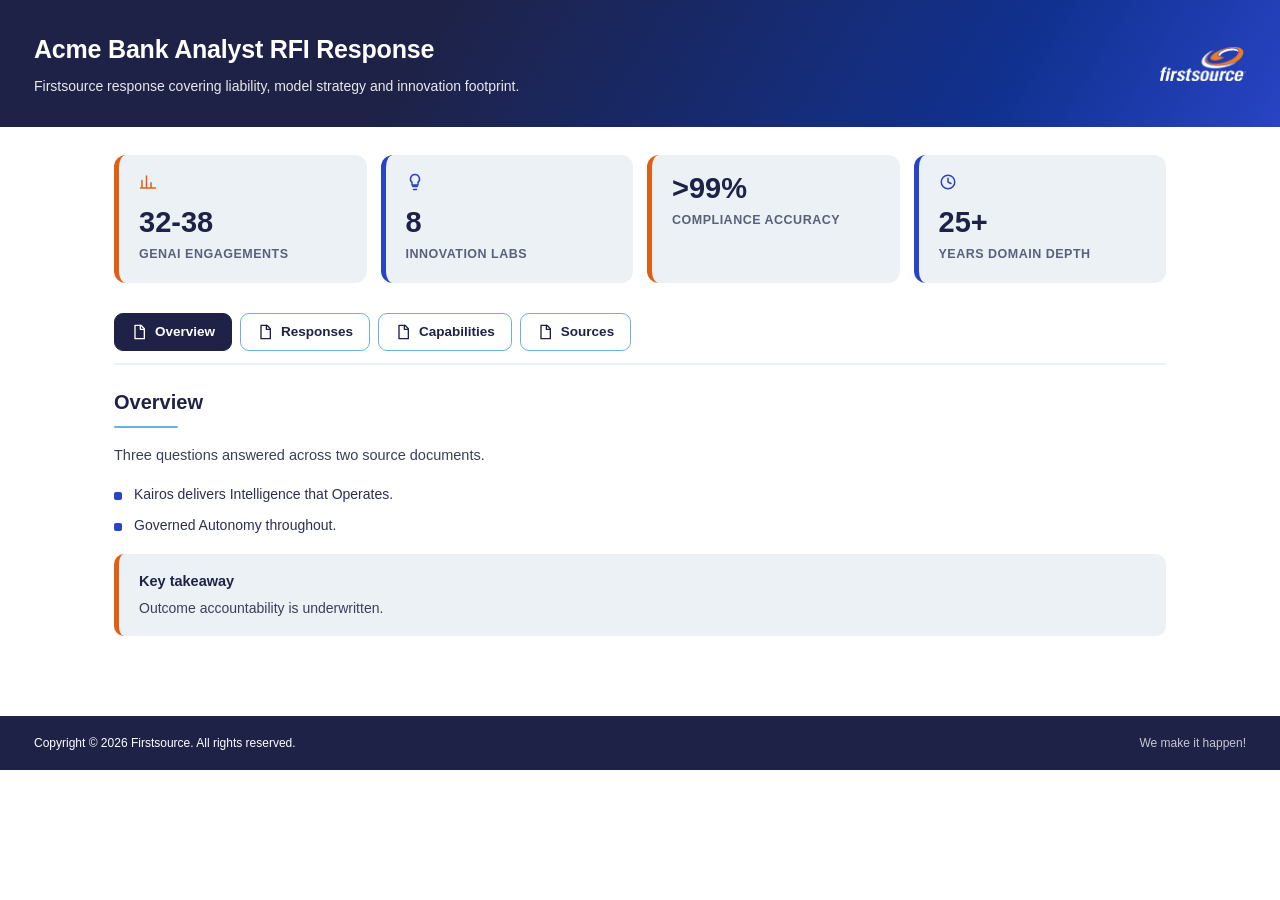
<file: docs/samples/sample-dashboard.html>
<!DOCTYPE html>
<html lang="en">
<head>
<meta charset="UTF-8">
<meta name="viewport" content="width=device-width, initial-scale=1.0">
<title>Acme Bank Analyst RFI Response | Firstsource</title>
<style>

:root{
  color-scheme: light;
  --fs-dark:#1E2247;
  --fs-orange:#DF6014;
  --fs-mid:#113190;
  --fs-bright:#2844C4;
  --fs-light:#6CB1DB;
  --fs-gray:#ECF1F5;
  --ink:#2B3050;
}
*{box-sizing:border-box;margin:0;padding:0;}
body{font-family:'Neue Haas Grotesk Display', 'Franklin Gothic Medium', Arial, sans-serif;background:#fff;color:var(--ink);line-height:1.55;}
a{color:var(--fs-bright);}
.head{background:linear-gradient(120deg,var(--fs-dark) 33%,var(--fs-mid) 78%,var(--fs-bright));
  color:#fff;padding:30px 34px;display:flex;justify-content:space-between;align-items:center;gap:24px;}
.head h1{font-size:25px;font-weight:900;letter-spacing:-.2px;}
.head p{font-size:14px;opacity:.9;margin-top:7px;max-width:70ch;}
.head img{height:34px;width:auto;flex:none;}
.wrap{max-width:1120px;margin:0 auto;padding:28px 34px 60px;}
.metrics{display:grid;grid-template-columns:repeat(auto-fit,minmax(180px,1fr));gap:14px;margin-bottom:30px;}
.metric{background:var(--fs-gray);border-radius:12px;padding:18px 20px;border-left:5px solid var(--fs-bright);}
.metric.accent{border-left-color:var(--fs-orange);}
.metric .v{font-size:29px;font-weight:900;color:var(--fs-dark);line-height:1.1;}
.metric .l{font-size:12.5px;font-weight:600;color:#5a6079;margin-top:6px;text-transform:uppercase;letter-spacing:.5px;}
.metric svg{width:18px;height:18px;color:var(--fs-bright);margin-bottom:8px;}
.metric.accent svg{color:var(--fs-orange);}
h2.section{font-size:20px;font-weight:900;color:var(--fs-dark);margin-bottom:8px;}
h2.section+.rule{height:2px;background:var(--fs-light);width:64px;margin-bottom:16px;border-radius:2px;}
.intro{font-size:14.5px;color:#3a3f5c;margin-bottom:18px;}
ul.bullets{list-style:none;margin:0 0 18px;}
ul.bullets li{position:relative;padding-left:20px;margin-bottom:9px;font-size:14px;}
ul.bullets li::before{content:"";position:absolute;left:0;top:8px;width:8px;height:8px;
  border-radius:2px;background:var(--fs-bright);}
table{width:100%;border-collapse:collapse;margin-bottom:20px;font-size:13.5px;}
th{background:var(--fs-dark);color:#fff;text-align:left;padding:11px 13px;font-weight:700;}
td{padding:10px 13px;border-bottom:1px solid var(--fs-gray);vertical-align:top;}
tr:nth-child(even) td{background:#fafbfd;}
.callout{background:var(--fs-gray);border-left:5px solid var(--fs-orange);border-radius:10px;
  padding:16px 20px;margin-bottom:20px;}
.callout .t{font-weight:900;color:var(--fs-dark);margin-bottom:5px;font-size:14.5px;}
.callout .b{font-size:14px;color:#3a3f5c;}
.qa{margin-bottom:22px;padding-bottom:20px;border-bottom:1px solid var(--fs-gray);}
.qa:last-child{border-bottom:none;}
.qa .n{display:inline-block;background:var(--fs-bright);color:#fff;font-weight:700;font-size:11.5px;
  border-radius:5px;padding:3px 9px;margin-bottom:8px;letter-spacing:.4px;}
.qa .q{font-size:15px;font-weight:700;color:var(--fs-dark);margin-bottom:9px;}
.qa .a{font-size:14px;color:#33384f;}
.qa .a p{margin-bottom:9px;}
.foot{background:var(--fs-dark);color:#fff;padding:18px 34px;font-size:12px;
  display:flex;justify-content:space-between;align-items:center;gap:18px;flex-wrap:wrap;}
.foot img{height:20px;width:auto;opacity:.95;}
.foot .tag{opacity:.75;}
@media print{
  .tabs{display:none;}
  .panel{display:block !important;page-break-before:always;}
  .head{-webkit-print-color-adjust:exact;print-color-adjust:exact;}
}.tabs{display:flex;flex-wrap:wrap;gap:8px;margin-bottom:22px;border-bottom:2px solid var(--fs-gray);padding-bottom:12px;}
.tabs button{border:1.5px solid var(--fs-light);background:#fff;color:var(--fs-dark);border-radius:9px;
  padding:10px 16px;font-family:inherit;font-size:13.5px;font-weight:600;cursor:pointer;
  display:inline-flex;align-items:center;gap:8px;transition:.15s;}
.tabs button svg{width:16px;height:16px;}
.tabs button:hover{border-color:var(--fs-bright);}
.tabs button.active{background:var(--fs-dark);color:#fff;border-color:var(--fs-dark);}
.panel{display:none;}
.panel.active{display:block;}
</style>
</head>
<body>
<div class="head">
  <div>
    <h1>Acme Bank Analyst RFI Response</h1>
<p>Firstsource response covering liability, model strategy and innovation footprint.</p>  </div>
  <img src="[data-uri]" alt="Firstsource">
</div>

<div class="wrap">
  <div class="metrics">
    <div class="metric accent">
<svg viewBox="0 0 24 24" fill="none" stroke="currentColor" stroke-width="2" stroke-linecap="round" stroke-linejoin="round"><path d="M4 20V10M10 20V4M16 20v-7M22 20H2"/></svg>      <div class="v">32-38</div>
      <div class="l">GenAI engagements</div>
    </div>
    <div class="metric">
<svg viewBox="0 0 24 24" fill="none" stroke="currentColor" stroke-width="2" stroke-linecap="round" stroke-linejoin="round"><path d="M9 18h6M10 22h4M12 2a6 6 0 0 0-4 10.5V16h8v-3.5A6 6 0 0 0 12 2z"/></svg>      <div class="v">8</div>
      <div class="l">Innovation labs</div>
    </div>
    <div class="metric accent">
      <div class="v">&gt;99%</div>
      <div class="l">Compliance accuracy</div>
    </div>
    <div class="metric">
<svg viewBox="0 0 24 24" fill="none" stroke="currentColor" stroke-width="2" stroke-linecap="round" stroke-linejoin="round"><circle cx="12" cy="12" r="9"/><path d="M12 7v5l4 2"/></svg>      <div class="v">25+</div>
      <div class="l">Years domain depth</div>
    </div>
  </div>

  <div class="tabs" role="tablist">
    <button role="tab" data-target="tab-0"
            aria-controls="tab-0"
            aria-selected="true"
            class="active">
      <svg viewBox="0 0 24 24" fill="none" stroke="currentColor" stroke-width="2" stroke-linecap="round" stroke-linejoin="round"><path d="M6 2h9l5 5v15H6z"/><path d="M14 2v6h6"/></svg><span>Overview</span>
    </button>
    <button role="tab" data-target="tab-1"
            aria-controls="tab-1"
            aria-selected="false"
            class="">
      <svg viewBox="0 0 24 24" fill="none" stroke="currentColor" stroke-width="2" stroke-linecap="round" stroke-linejoin="round"><path d="M6 2h9l5 5v15H6z"/><path d="M14 2v6h6"/></svg><span>Responses</span>
    </button>
    <button role="tab" data-target="tab-2"
            aria-controls="tab-2"
            aria-selected="false"
            class="">
      <svg viewBox="0 0 24 24" fill="none" stroke="currentColor" stroke-width="2" stroke-linecap="round" stroke-linejoin="round"><path d="M6 2h9l5 5v15H6z"/><path d="M14 2v6h6"/></svg><span>Capabilities</span>
    </button>
    <button role="tab" data-target="tab-3"
            aria-controls="tab-3"
            aria-selected="false"
            class="">
      <svg viewBox="0 0 24 24" fill="none" stroke="currentColor" stroke-width="2" stroke-linecap="round" stroke-linejoin="round"><path d="M6 2h9l5 5v15H6z"/><path d="M14 2v6h6"/></svg><span>Sources</span>
    </button>
  </div>

  <section class="panel active" id="tab-0" role="tabpanel">
    <h2 class="section">Overview</h2>
    <div class="rule"></div>
<p class="intro">Three questions answered across two source documents.</p>
    <ul class="bullets">
<li>Kairos delivers Intelligence that Operates.</li><li>Governed Autonomy throughout.</li>    </ul>



    <div class="callout">
<div class="t">Key takeaway</div><div class="b">Outcome accountability is underwritten.</div>    </div>
  </section>
  <section class="panel" id="tab-1" role="tabpanel">
    <h2 class="section">Responses</h2>
    <div class="rule"></div>
<p class="intro">Answers preserve the client&#39;s original numbering.</p>

      <div class="qa">
<span class="n">Q1</span>        <div class="q">Describe your liability and indemnification model.</div>
        <div class="a"><p>Liability is capped at 12 months of service fees, direct damages only.</p><p>Firstsource carries E&amp;O and cyber-liability insurance.</p></div>
      </div>
      <div class="qa">
<span class="n">Q7</span>        <div class="q">Do you build foundational models?</div>
        <div class="a"><p>Firstsource does not build foundational LLMs. It builds domain-specific models.</p></div>
      </div>
      <div class="qa">
<span class="n">3.2(a)</span>        <div class="q">What is your innovation lab footprint?</div>
        <div class="a"><p>Eight labs and 95 FTE, with 12+ proprietary solutions in the past 12 months.</p></div>
      </div>


  </section>
  <section class="panel" id="tab-2" role="tabpanel">
    <h2 class="section">Capabilities</h2>
    <div class="rule"></div>
<p class="intro">Portfolio detail.</p>


    <table>
      <thead><tr><th>Area</th><th>Detail</th></tr></thead>
      <tbody>
        <tr><td>Generative AI</td><td>32-38 engagements</td></tr>
        <tr><td>Agentic AI</td><td>16-22 engagements</td></tr>
      </tbody>
    </table>

  </section>
  <section class="panel" id="tab-3" role="tabpanel">
    <h2 class="section">Sources</h2>
    <div class="rule"></div>
<p class="intro">What each uploaded document contributed.</p>
    <ul class="bullets">
<li>ClientRFI.docx - supplied the questions.</li><li>Capabilities.pptx - supporting evidence.</li>    </ul>



  </section>
</div>

<div class="foot">
  <span>Copyright © 2026 Firstsource. All rights reserved.</span>
  <span class="tag">We make it happen!</span>
</div>

<script>
(function(){
  var buttons = Array.prototype.slice.call(document.querySelectorAll('.tabs button'));
  buttons.forEach(function(button){
    button.addEventListener('click', function(){
      buttons.forEach(function(other){
        other.classList.remove('active');
        other.setAttribute('aria-selected', 'false');
      });
      Array.prototype.forEach.call(document.querySelectorAll('.panel'), function(panel){
        panel.classList.remove('active');
      });
      button.classList.add('active');
      button.setAttribute('aria-selected', 'true');
      var target = document.getElementById(button.dataset.target);
      if (target) { target.classList.add('active'); }
      window.scrollTo(0, 0);
    });
  });
})();
</script>
</body>
</html>
</file>
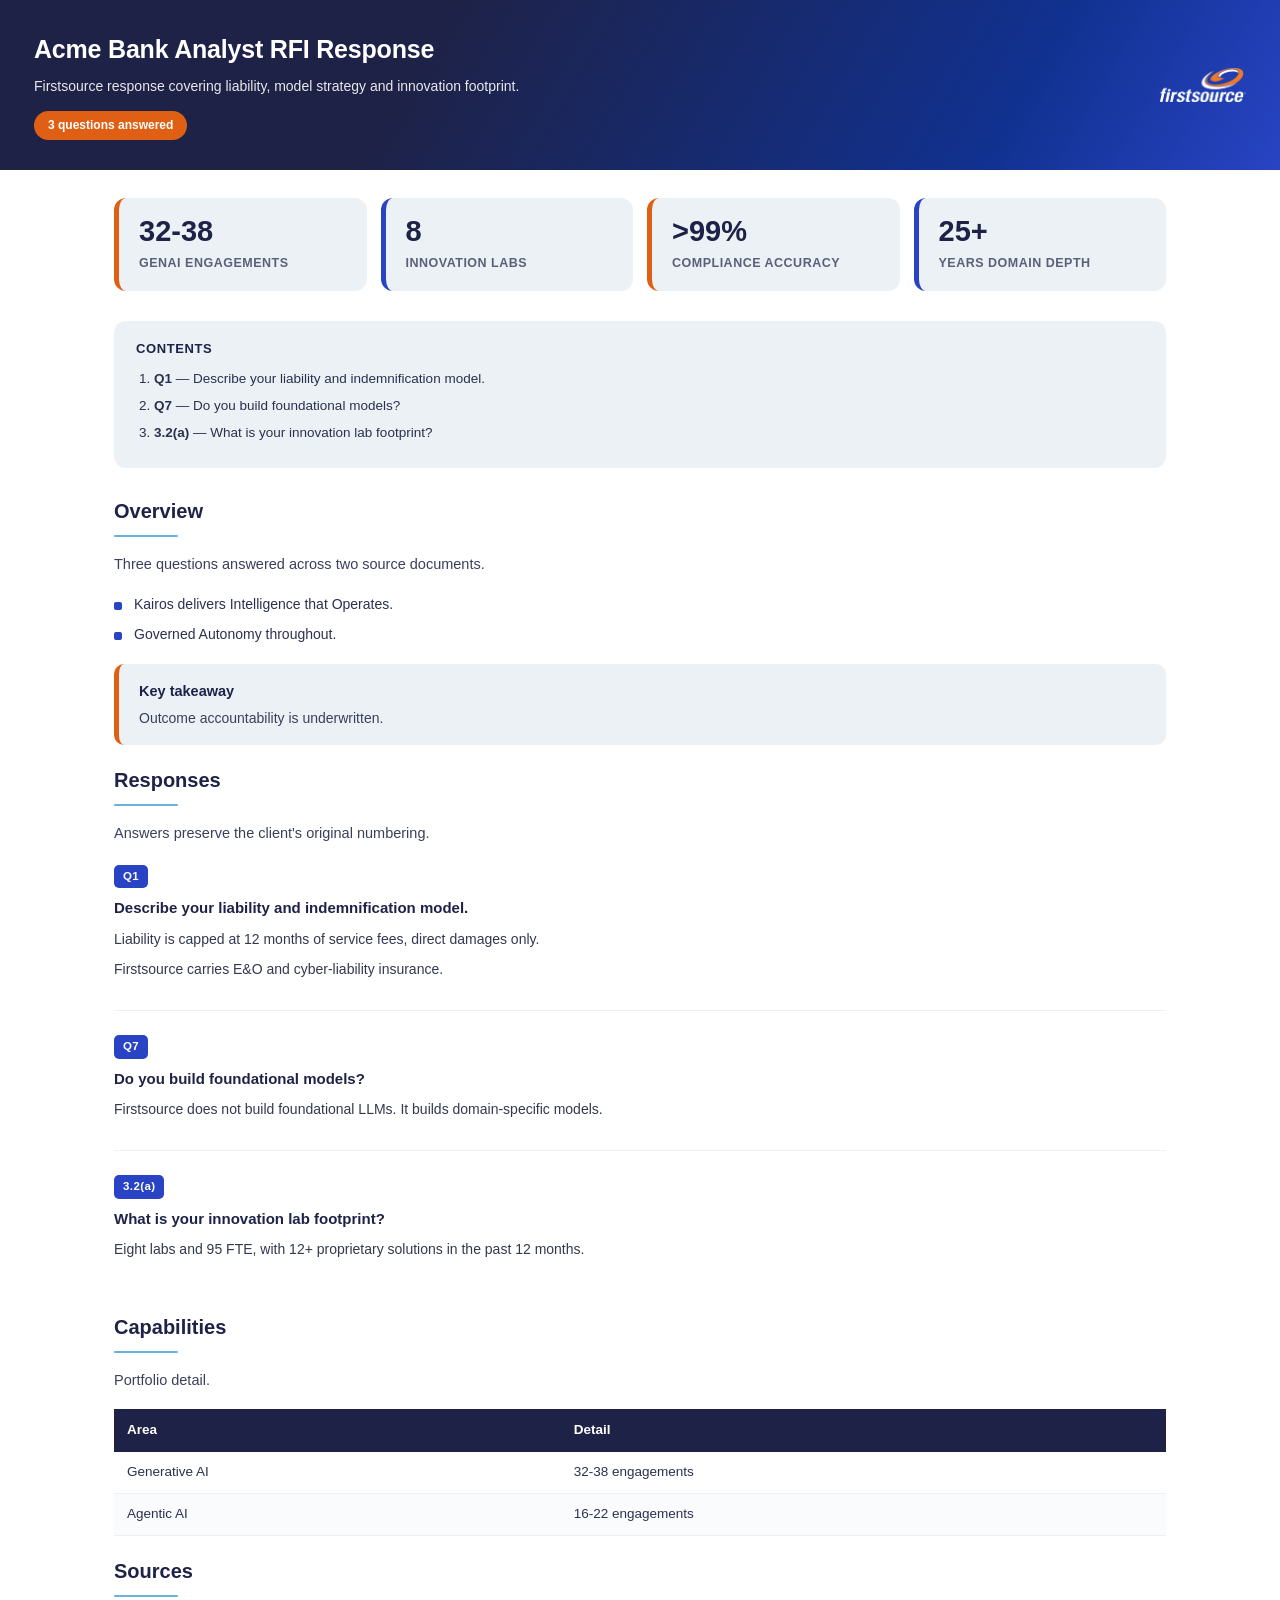
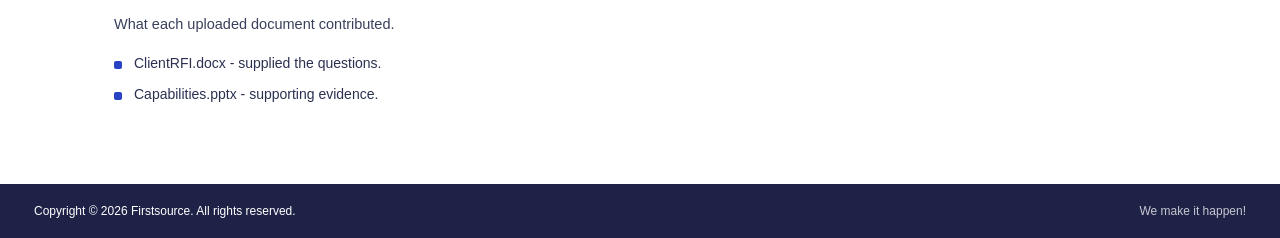
<file: docs/samples/sample-qa.html>
<!DOCTYPE html>
<html lang="en">
<head>
<meta charset="UTF-8">
<meta name="viewport" content="width=device-width, initial-scale=1.0">
<title>Acme Bank Analyst RFI Response | Firstsource Response</title>
<style>

:root{
  color-scheme: light;
  --fs-dark:#1E2247;
  --fs-orange:#DF6014;
  --fs-mid:#113190;
  --fs-bright:#2844C4;
  --fs-light:#6CB1DB;
  --fs-gray:#ECF1F5;
  --ink:#2B3050;
}
*{box-sizing:border-box;margin:0;padding:0;}
body{font-family:'Neue Haas Grotesk Display', 'Franklin Gothic Medium', Arial, sans-serif;background:#fff;color:var(--ink);line-height:1.55;}
a{color:var(--fs-bright);}
.head{background:linear-gradient(120deg,var(--fs-dark) 33%,var(--fs-mid) 78%,var(--fs-bright));
  color:#fff;padding:30px 34px;display:flex;justify-content:space-between;align-items:center;gap:24px;}
.head h1{font-size:25px;font-weight:900;letter-spacing:-.2px;}
.head p{font-size:14px;opacity:.9;margin-top:7px;max-width:70ch;}
.head img{height:34px;width:auto;flex:none;}
.wrap{max-width:1120px;margin:0 auto;padding:28px 34px 60px;}
.metrics{display:grid;grid-template-columns:repeat(auto-fit,minmax(180px,1fr));gap:14px;margin-bottom:30px;}
.metric{background:var(--fs-gray);border-radius:12px;padding:18px 20px;border-left:5px solid var(--fs-bright);}
.metric.accent{border-left-color:var(--fs-orange);}
.metric .v{font-size:29px;font-weight:900;color:var(--fs-dark);line-height:1.1;}
.metric .l{font-size:12.5px;font-weight:600;color:#5a6079;margin-top:6px;text-transform:uppercase;letter-spacing:.5px;}
.metric svg{width:18px;height:18px;color:var(--fs-bright);margin-bottom:8px;}
.metric.accent svg{color:var(--fs-orange);}
h2.section{font-size:20px;font-weight:900;color:var(--fs-dark);margin-bottom:8px;}
h2.section+.rule{height:2px;background:var(--fs-light);width:64px;margin-bottom:16px;border-radius:2px;}
.intro{font-size:14.5px;color:#3a3f5c;margin-bottom:18px;}
ul.bullets{list-style:none;margin:0 0 18px;}
ul.bullets li{position:relative;padding-left:20px;margin-bottom:9px;font-size:14px;}
ul.bullets li::before{content:"";position:absolute;left:0;top:8px;width:8px;height:8px;
  border-radius:2px;background:var(--fs-bright);}
table{width:100%;border-collapse:collapse;margin-bottom:20px;font-size:13.5px;}
th{background:var(--fs-dark);color:#fff;text-align:left;padding:11px 13px;font-weight:700;}
td{padding:10px 13px;border-bottom:1px solid var(--fs-gray);vertical-align:top;}
tr:nth-child(even) td{background:#fafbfd;}
.callout{background:var(--fs-gray);border-left:5px solid var(--fs-orange);border-radius:10px;
  padding:16px 20px;margin-bottom:20px;}
.callout .t{font-weight:900;color:var(--fs-dark);margin-bottom:5px;font-size:14.5px;}
.callout .b{font-size:14px;color:#3a3f5c;}
.qa{margin-bottom:22px;padding-bottom:20px;border-bottom:1px solid var(--fs-gray);}
.qa:last-child{border-bottom:none;}
.qa .n{display:inline-block;background:var(--fs-bright);color:#fff;font-weight:700;font-size:11.5px;
  border-radius:5px;padding:3px 9px;margin-bottom:8px;letter-spacing:.4px;}
.qa .q{font-size:15px;font-weight:700;color:var(--fs-dark);margin-bottom:9px;}
.qa .a{font-size:14px;color:#33384f;}
.qa .a p{margin-bottom:9px;}
.foot{background:var(--fs-dark);color:#fff;padding:18px 34px;font-size:12px;
  display:flex;justify-content:space-between;align-items:center;gap:18px;flex-wrap:wrap;}
.foot img{height:20px;width:auto;opacity:.95;}
.foot .tag{opacity:.75;}
@media print{
  .tabs{display:none;}
  .panel{display:block !important;page-break-before:always;}
  .head{-webkit-print-color-adjust:exact;print-color-adjust:exact;}
}.toc{background:var(--fs-gray);border-radius:12px;padding:18px 22px;margin-bottom:28px;}
.toc h3{font-size:13px;text-transform:uppercase;letter-spacing:.6px;color:var(--fs-dark);margin-bottom:10px;}
.toc ol{margin-left:18px;font-size:13.5px;}
.toc li{margin-bottom:6px;}
.count{display:inline-block;background:var(--fs-orange);color:#fff;font-weight:700;font-size:12px;
  border-radius:20px;padding:5px 14px;margin-top:14px;}
</style>
</head>
<body>
<div class="head">
  <div>
    <h1>Acme Bank Analyst RFI Response</h1>
<p>Firstsource response covering liability, model strategy and innovation footprint.</p><span class="count">3 questions answered</span>  </div>
  <img src="[data-uri]" alt="Firstsource">
</div>

<div class="wrap">
  <div class="metrics">
    <div class="metric accent">
      <div class="v">32-38</div>
      <div class="l">GenAI engagements</div>
    </div>
    <div class="metric">
      <div class="v">8</div>
      <div class="l">Innovation labs</div>
    </div>
    <div class="metric accent">
      <div class="v">&gt;99%</div>
      <div class="l">Compliance accuracy</div>
    </div>
    <div class="metric">
      <div class="v">25+</div>
      <div class="l">Years domain depth</div>
    </div>
  </div>

  <div class="toc">
    <h3>Contents</h3>
    <ol>
      <li><b>Q1</b> &mdash; Describe your liability and indemnification model.</li>
      <li><b>Q7</b> &mdash; Do you build foundational models?</li>
      <li><b>3.2(a)</b> &mdash; What is your innovation lab footprint?</li>
    </ol>
  </div>

  <section id="tab-0">
    <h2 class="section">Overview</h2>
    <div class="rule"></div>
<p class="intro">Three questions answered across two source documents.</p>

    <ul class="bullets"><li>Kairos delivers Intelligence that Operates.</li><li>Governed Autonomy throughout.</li></ul>


    <div class="callout">
<div class="t">Key takeaway</div><div class="b">Outcome accountability is underwritten.</div>    </div>
  </section>
  <section id="tab-1">
    <h2 class="section">Responses</h2>
    <div class="rule"></div>
<p class="intro">Answers preserve the client&#39;s original numbering.</p>
      <div class="qa">
<span class="n">Q1</span>        <div class="q">Describe your liability and indemnification model.</div>
        <div class="a"><p>Liability is capped at 12 months of service fees, direct damages only.</p><p>Firstsource carries E&amp;O and cyber-liability insurance.</p></div>
      </div>
      <div class="qa">
<span class="n">Q7</span>        <div class="q">Do you build foundational models?</div>
        <div class="a"><p>Firstsource does not build foundational LLMs. It builds domain-specific models.</p></div>
      </div>
      <div class="qa">
<span class="n">3.2(a)</span>        <div class="q">What is your innovation lab footprint?</div>
        <div class="a"><p>Eight labs and 95 FTE, with 12+ proprietary solutions in the past 12 months.</p></div>
      </div>



  </section>
  <section id="tab-2">
    <h2 class="section">Capabilities</h2>
    <div class="rule"></div>
<p class="intro">Portfolio detail.</p>


    <table>
      <thead><tr><th>Area</th><th>Detail</th></tr></thead>
      <tbody><tr><td>Generative AI</td><td>32-38 engagements</td></tr><tr><td>Agentic AI</td><td>16-22 engagements</td></tr></tbody>
    </table>

  </section>
  <section id="tab-3">
    <h2 class="section">Sources</h2>
    <div class="rule"></div>
<p class="intro">What each uploaded document contributed.</p>

    <ul class="bullets"><li>ClientRFI.docx - supplied the questions.</li><li>Capabilities.pptx - supporting evidence.</li></ul>


  </section>
</div>

<div class="foot">
  <span>Copyright © 2026 Firstsource. All rights reserved.</span>
  <span class="tag">We make it happen!</span>
</div>
</body>
</html>
</file>
